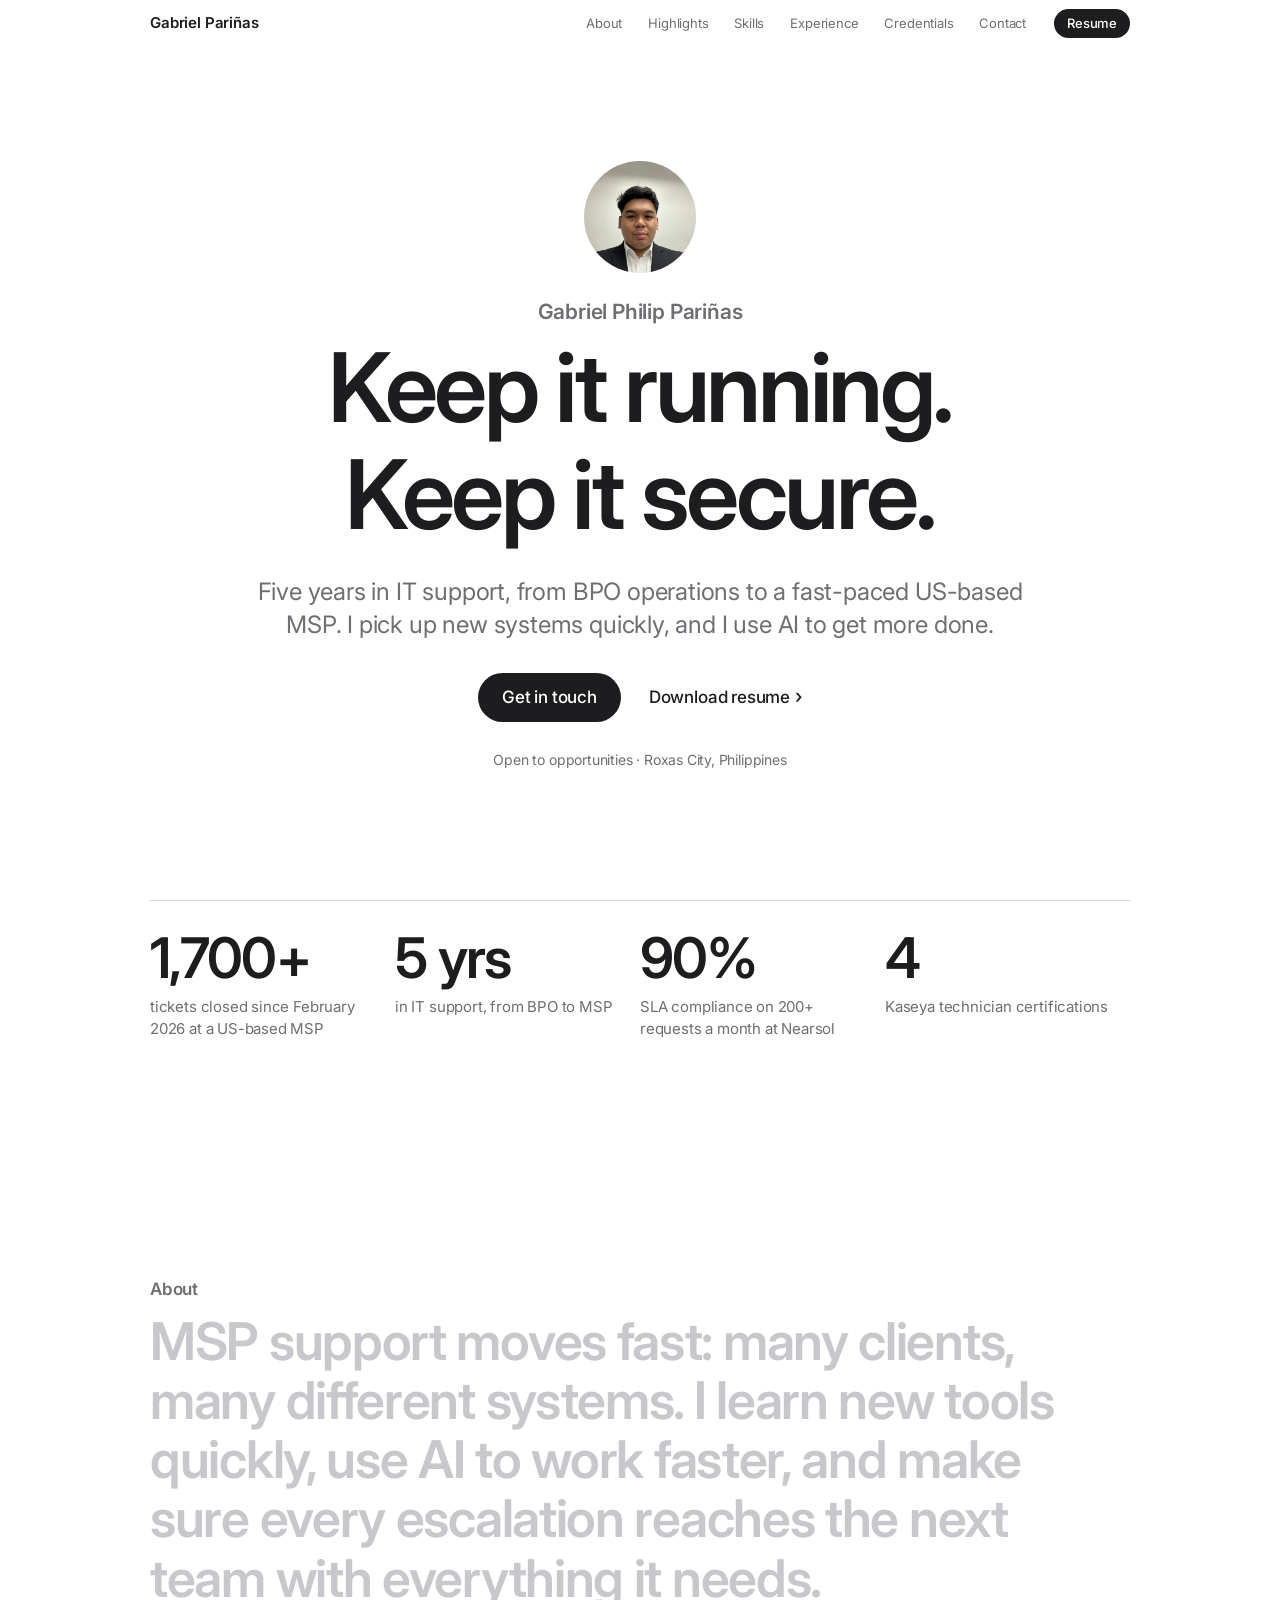
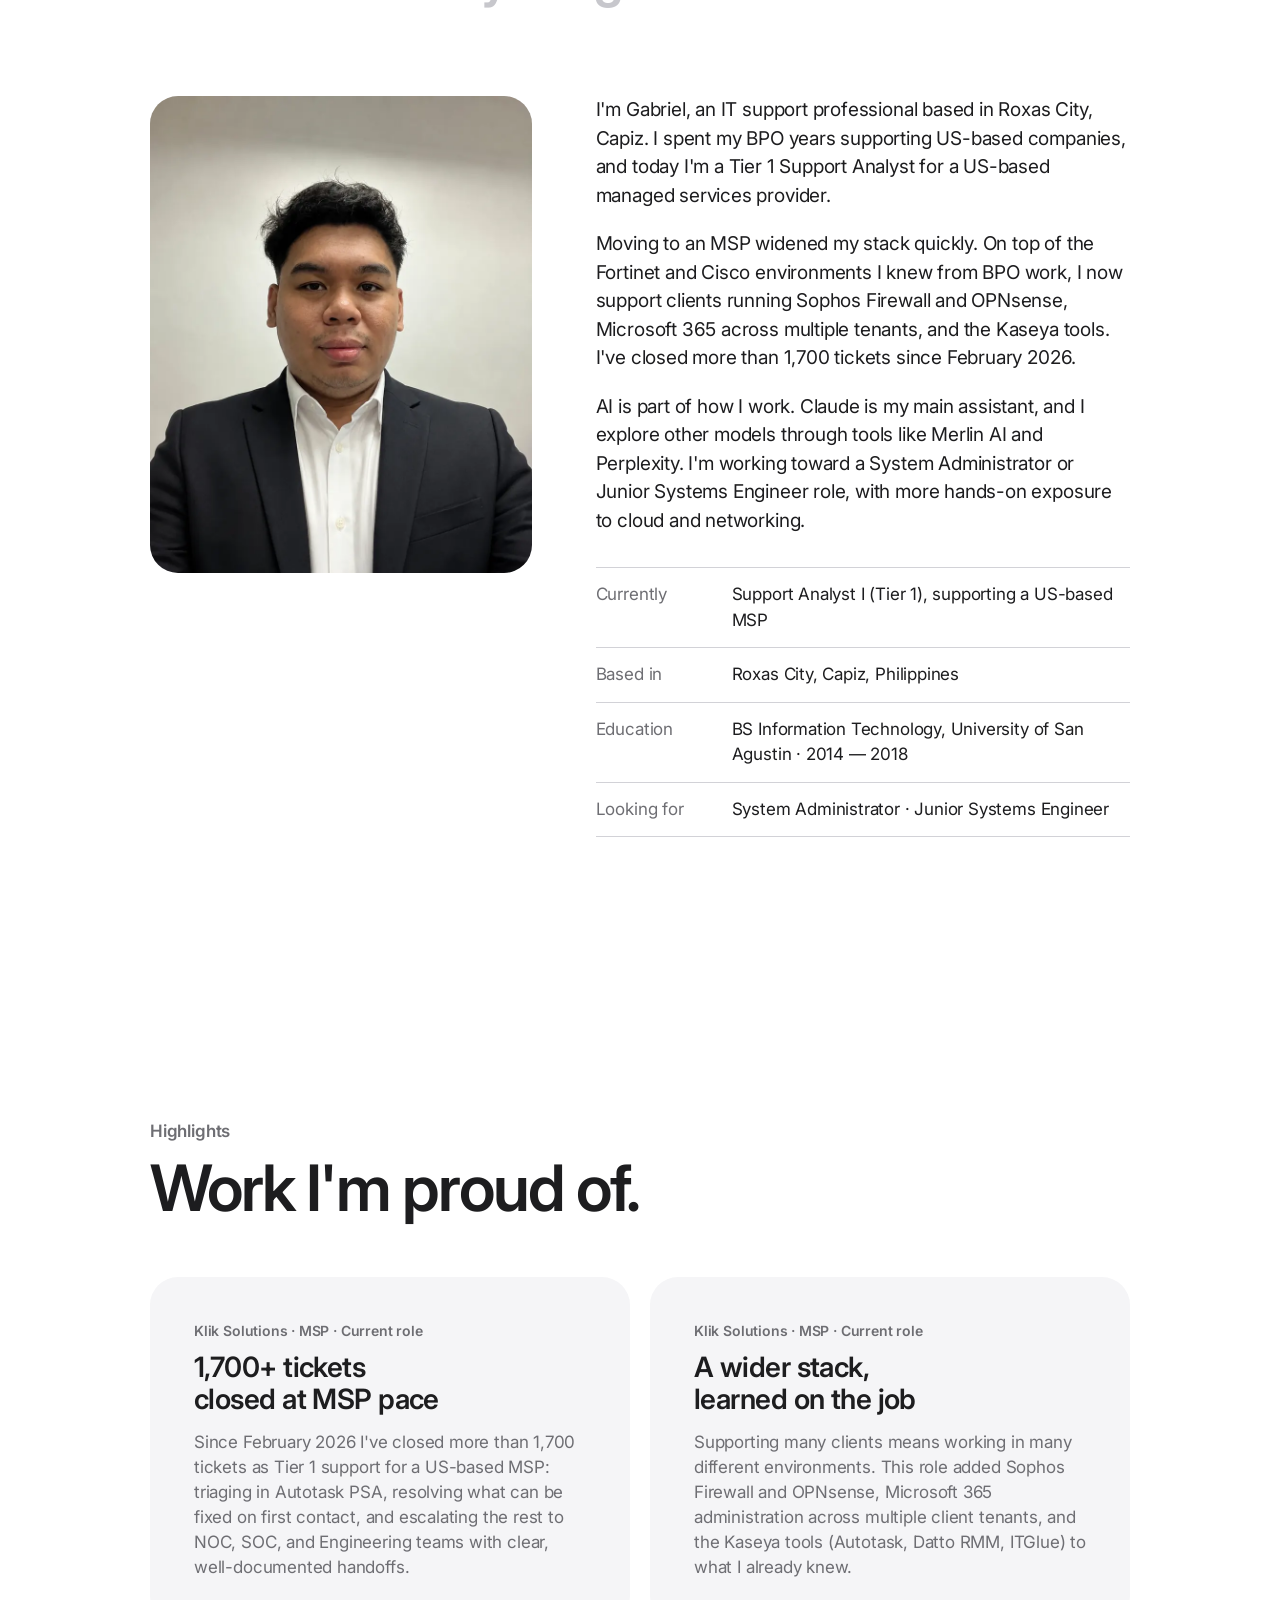
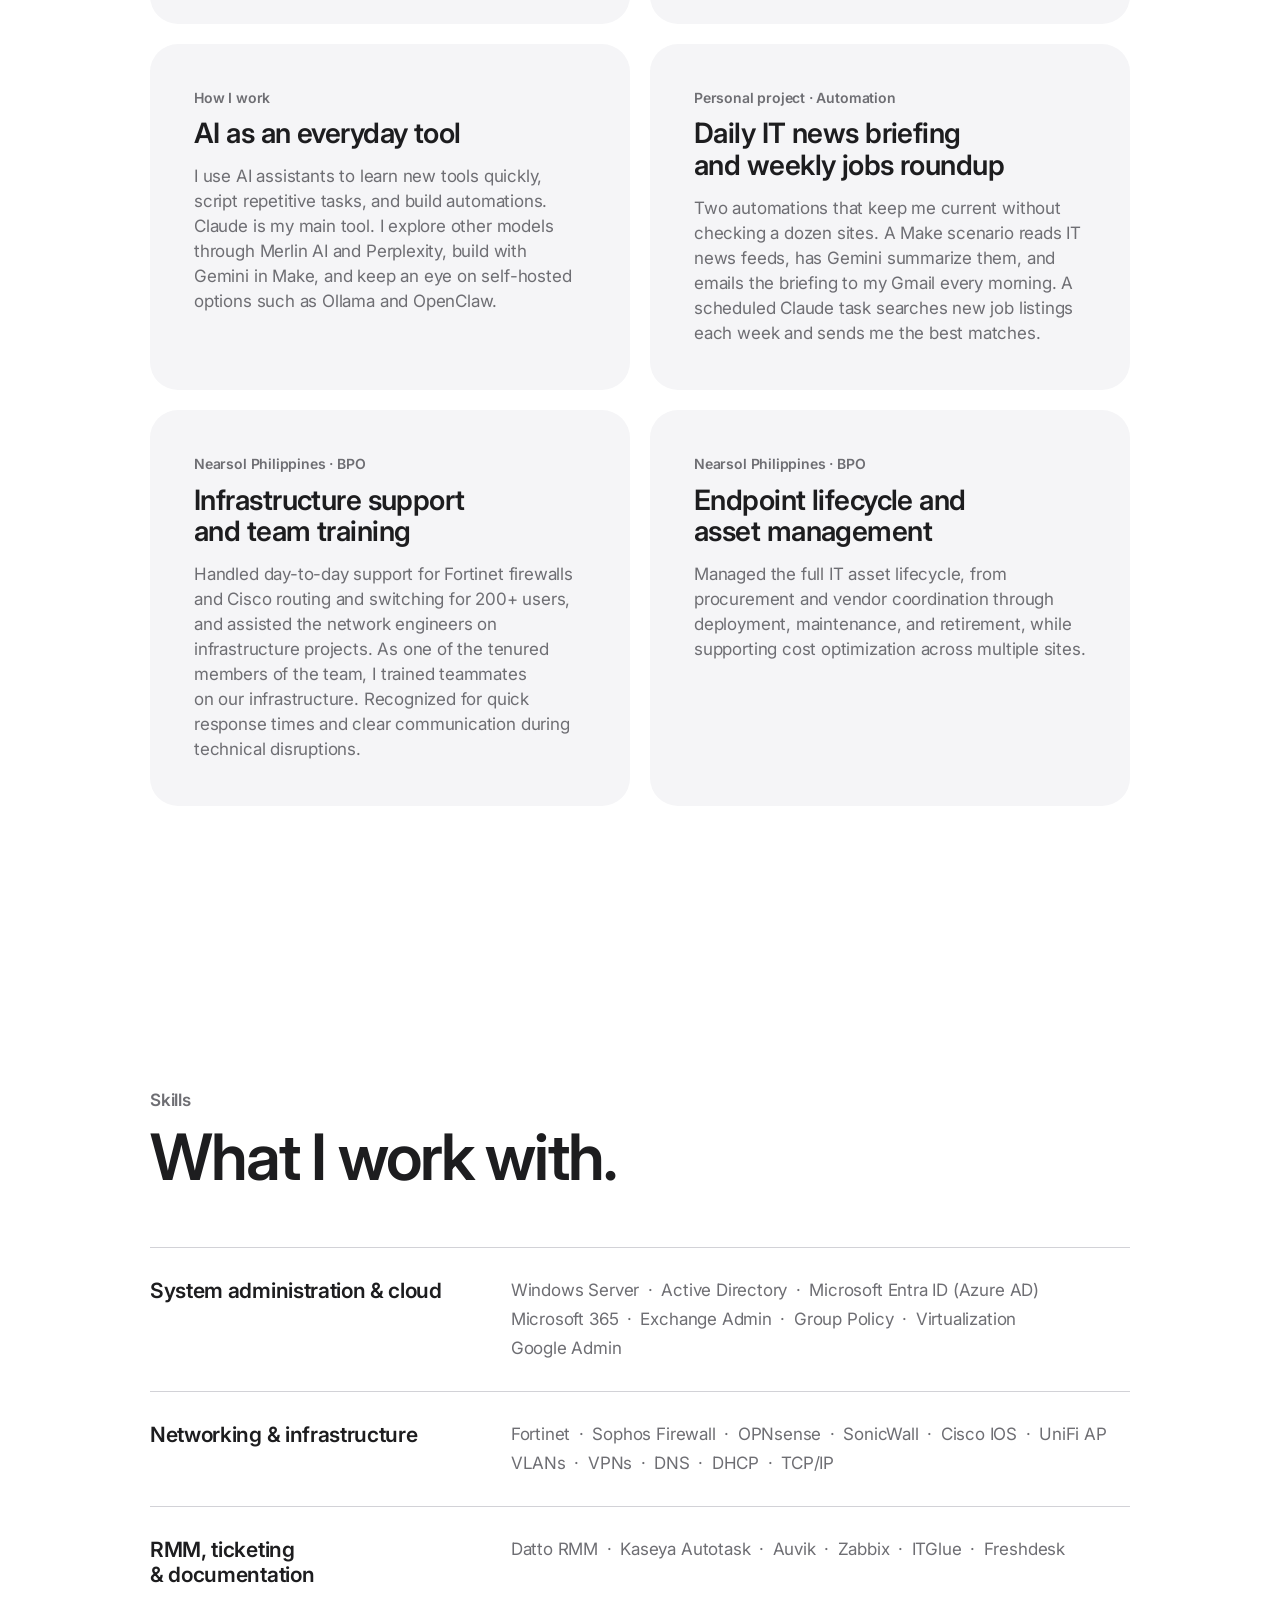
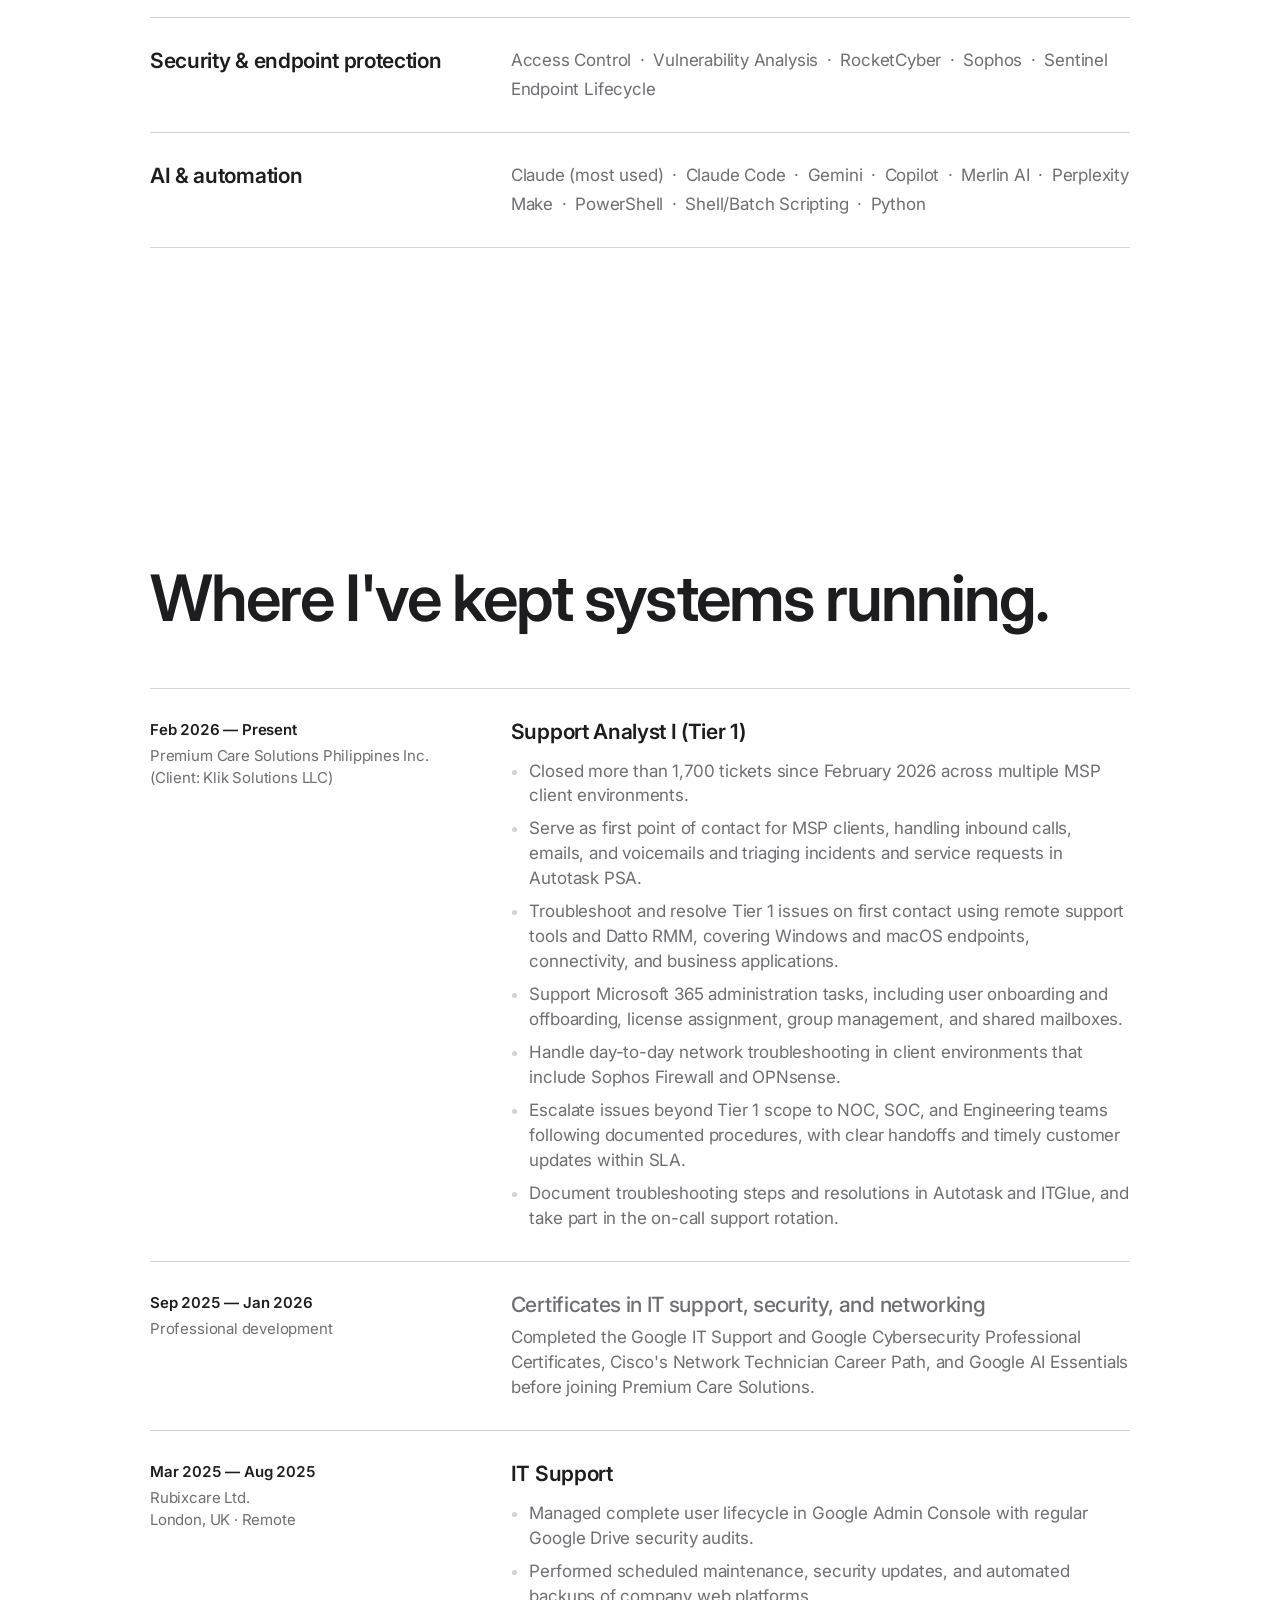
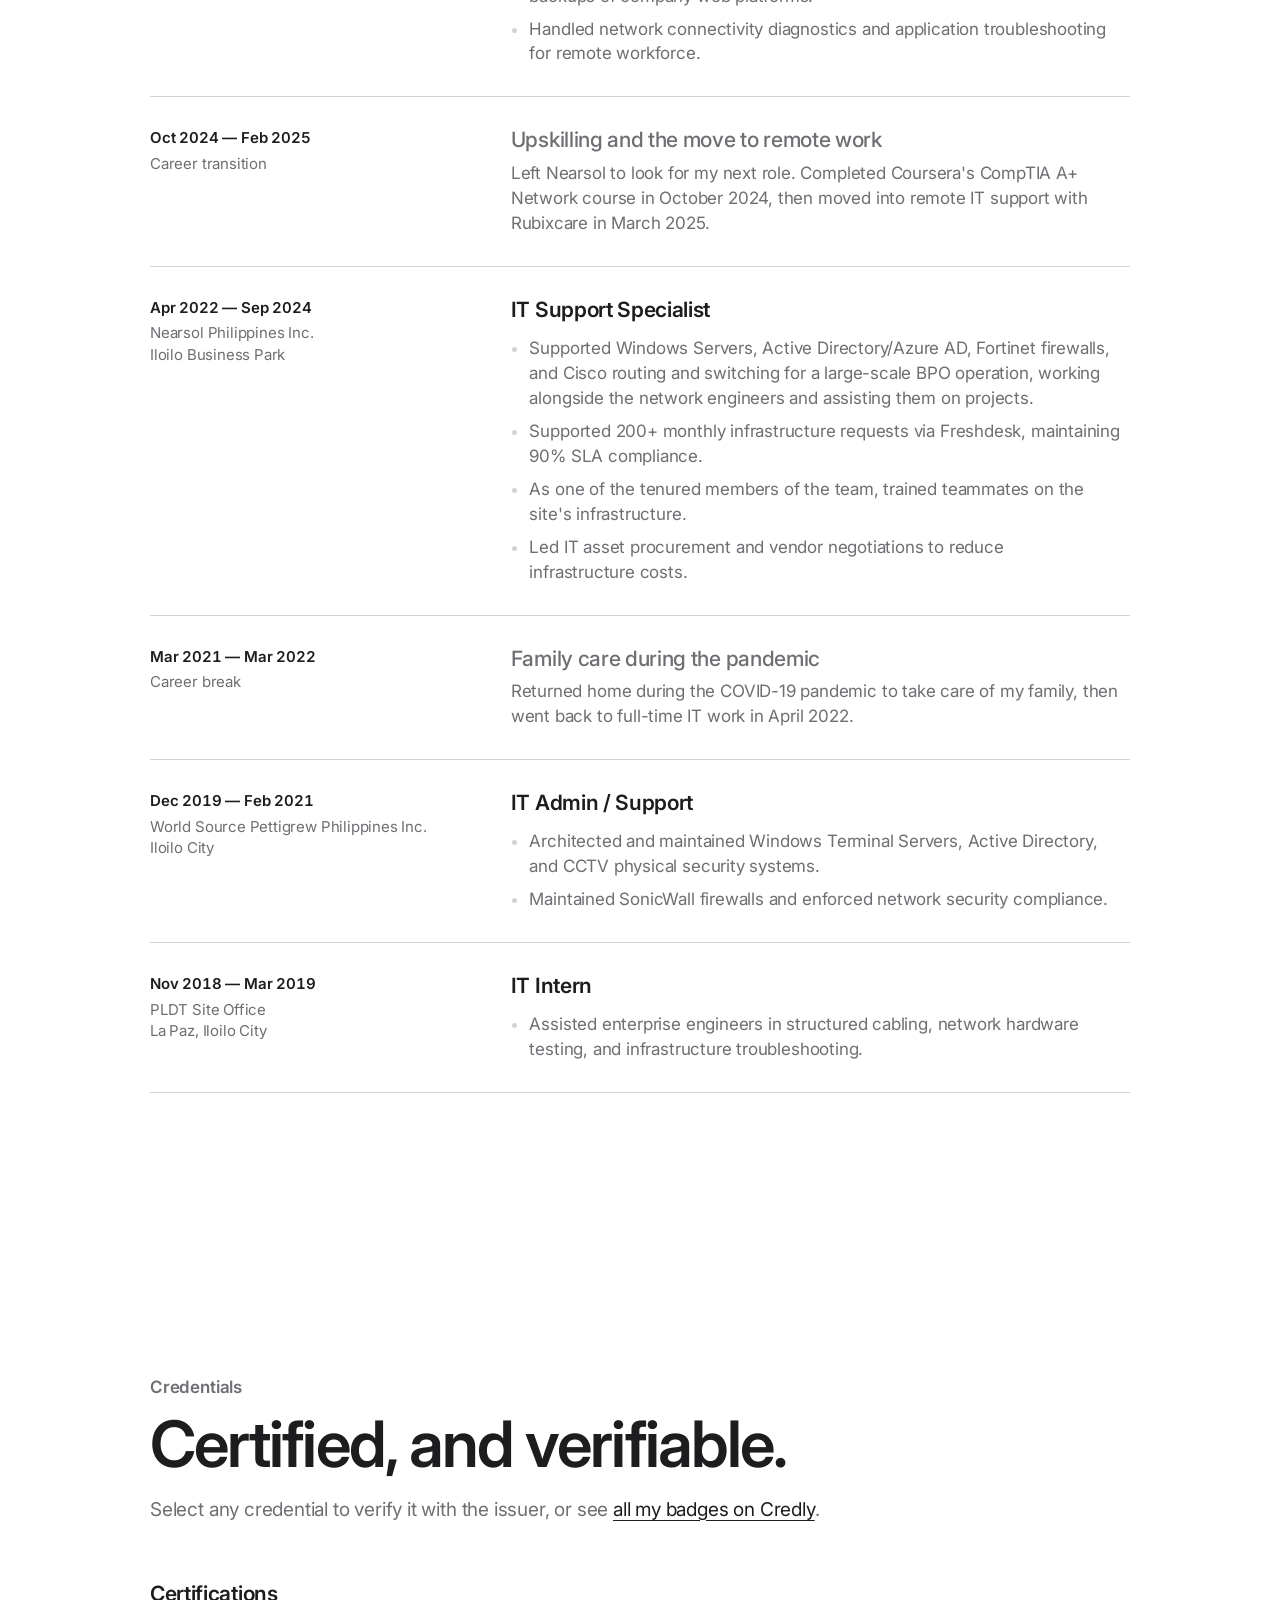
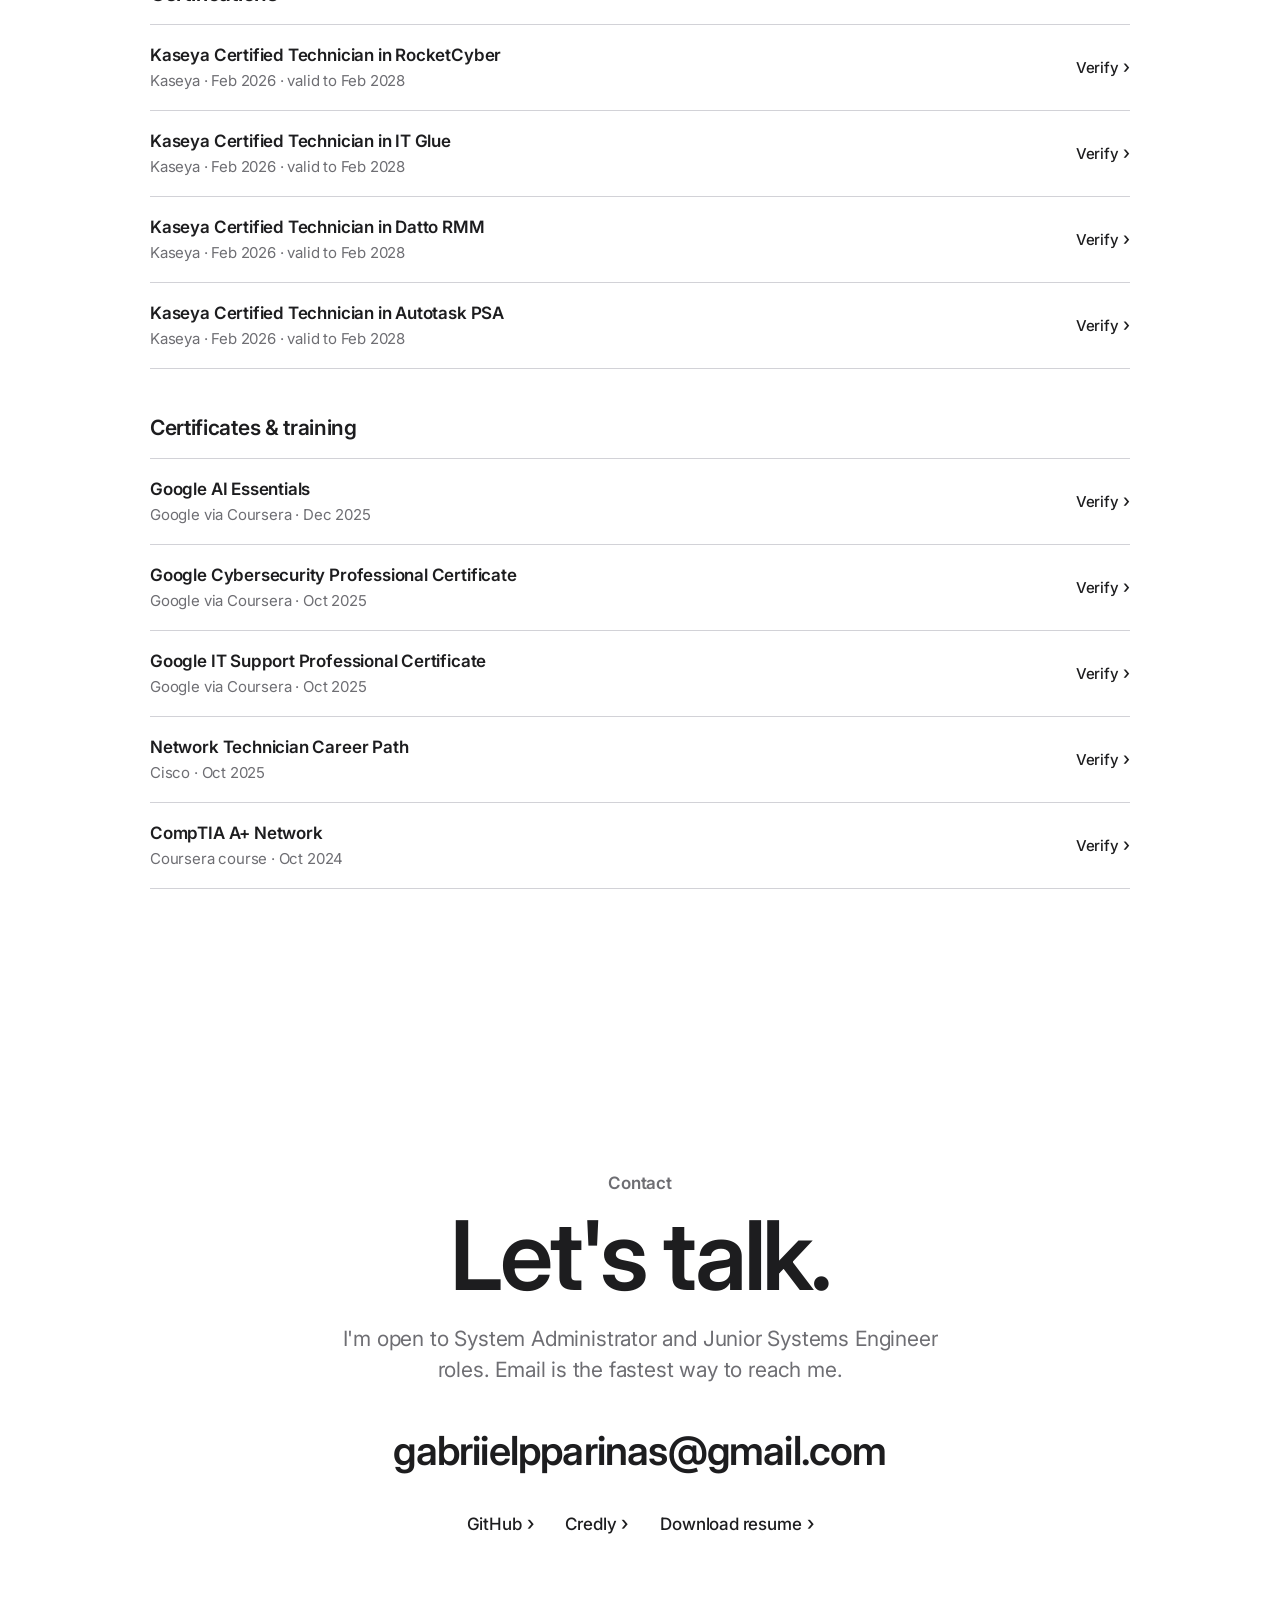
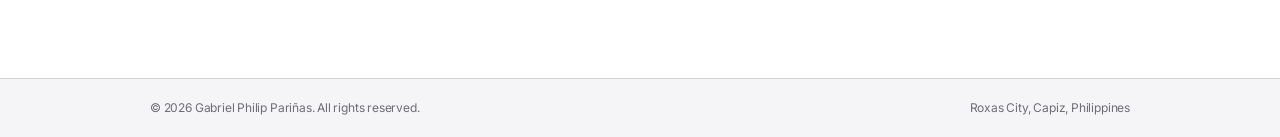
<file: index.html>
<!DOCTYPE html>
<html lang="en">
<head>
  <meta charset="UTF-8" />
  <meta name="viewport" content="width=device-width, initial-scale=1.0, viewport-fit=cover" />
  <!-- Light by default; dark only when the browser/device is set to dark. -->
  <meta name="color-scheme" content="light dark" />
  <meta name="theme-color" content="#ffffff" media="(prefers-color-scheme: light)" />
  <meta name="theme-color" content="#000000" media="(prefers-color-scheme: dark)" />
  <script>document.documentElement.classList.add('js');</script>

  <title>Gabriel Philip Pariñas — IT Support &amp; Infrastructure</title>
  <meta name="description" content="Tier 1 Support Analyst at a US-based MSP with five years in IT support across BPO, remote, and MSP roles: Microsoft 365, Active Directory, firewalls and networking, Kaseya tools, and AI-assisted automation. Based in Roxas City, Philippines." />
  <meta property="og:title" content="Gabriel Philip Pariñas — IT Portfolio" />
  <meta property="og:description" content="Tier 1 Support Analyst at a US-based MSP. Five years in IT support, from BPO to MSP. Based in Roxas City, Philippines." />
  <meta property="og:type" content="website" />
  <meta property="og:url" content="https://gpparinas.github.io/mywebsite/" />
  <meta property="og:image" content="https://gpparinas.github.io/mywebsite/og-image.png" />
  <meta property="og:image:width" content="1200" />
  <meta property="og:image:height" content="630" />
  <meta name="twitter:card" content="summary_large_image" />
  <link rel="canonical" href="https://gpparinas.github.io/mywebsite/" />
  <link rel="icon" href="favicon.svg" type="image/svg+xml" />

  <!-- Inter is the fallback where the system font (San Francisco) isn't available -->
  <link rel="preconnect" href="https://fonts.googleapis.com">
  <link rel="preconnect" href="https://fonts.gstatic.com" crossorigin>
  <link href="https://fonts.googleapis.com/css2?family=Inter:wght@400;500;600;700&display=swap" rel="stylesheet">

  <link rel="stylesheet" href="style.css" />
</head>
<body>

  <a href="#main-content" class="skip-link">Skip to main content</a>

  <!-- ===== NAV ===== -->
  <header class="nav" id="nav">
    <div class="nav-inner">
      <a class="nav-brand" href="#top">Gabriel Pariñas</a>

      <nav class="nav-links" id="navLinks" aria-label="Main navigation">
        <a href="#about">About</a>
        <a href="#highlights">Highlights</a>
        <a href="#skills">Skills</a>
        <a href="#experience">Experience</a>
        <a href="#credentials">Credentials</a>
        <a href="#contact">Contact</a>
      </nav>

      <a class="nav-cta" href="Gabriel-Philip-Parinas-CV.pdf" download>Resume</a>

      <button class="nav-toggle" id="navToggle" type="button" aria-label="Open menu" aria-expanded="false" aria-controls="navLinks">
        <span></span><span></span>
      </button>
    </div>
  </header>

  <main id="main-content">

    <!-- ===== HERO ===== -->
    <section class="hero" id="top">
      <div class="hero-inner">
        <img class="hero-avatar" src="photo.webp" alt="Gabriel Philip Pariñas" width="112" height="112">
        <p class="hero-eyebrow">Gabriel Philip Pariñas</p>
        <h1 class="hero-title">
          <span class="line"><span>Keep it running.</span></span>
          <span class="line"><span>Keep it secure.</span></span>
        </h1>
        <p class="hero-sub">
          Five years in IT support, from BPO operations to a fast-paced US-based MSP.
          I pick up new systems quickly, and I use AI to get more done.
        </p>
        <div class="hero-actions">
          <a class="btn" href="#contact">Get in touch</a>
          <a class="link-arrow" href="Gabriel-Philip-Parinas-CV.pdf" download>Download resume</a>
        </div>
        <p class="hero-note">Open to opportunities · Roxas City, Philippines</p>
      </div>
    </section>

    <!-- ===== NUMBERS ===== -->
    <section class="stats" aria-label="At a glance">
      <div class="container">
        <dl class="stats-grid">
          <div data-reveal><dt>1,700+</dt><dd>tickets closed since February 2026 at a US-based MSP</dd></div>
          <div data-reveal><dt>5 yrs</dt><dd>in IT support, from BPO to MSP</dd></div>
          <div data-reveal><dt>90%</dt><dd>SLA compliance on 200+ requests a month at Nearsol</dd></div>
          <div data-reveal><dt>4</dt><dd>Kaseya technician certifications</dd></div>
        </dl>
      </div>
    </section>

    <!-- ===== ABOUT ===== -->
    <section class="section" id="about">
      <div class="container">
        <p class="eyebrow" data-reveal>About</p>
        <p class="statement" id="statement">
          MSP support moves fast: many clients, many different systems. I learn new tools quickly, use AI to work
          faster, and make sure every escalation reaches the next team with everything it needs.
        </p>

        <div class="about-grid">
          <figure class="about-photo" data-reveal>
            <img src="photo-800.webp" alt="Gabriel Philip Pariñas — professional headshot" width="800" height="1067" loading="lazy">
          </figure>
          <div class="about-body">
            <p data-reveal>
              I'm Gabriel, an IT support professional based in Roxas City, Capiz. I spent my BPO years supporting
              US-based companies, and today I'm a Tier 1 Support Analyst for a US-based managed services provider.
            </p>
            <p data-reveal>
              Moving to an MSP widened my stack quickly. On top of the Fortinet and Cisco environments I knew from BPO
              work, I now support clients running Sophos Firewall and OPNsense, Microsoft 365 across multiple tenants,
              and the Kaseya tools. I've closed more than 1,700 tickets since February 2026.
            </p>
            <p data-reveal>
              AI is part of how I work. Claude is my main assistant, and I explore other models through tools like
              Merlin AI and Perplexity. I'm working toward a System Administrator or Junior Systems Engineer role,
              with more hands-on exposure to cloud and networking.
            </p>
            <dl class="facts" data-reveal>
              <div><dt>Currently</dt><dd>Support Analyst I (Tier 1), supporting a US-based MSP</dd></div>
              <div><dt>Based in</dt><dd>Roxas City, Capiz, Philippines</dd></div>
              <div><dt>Education</dt><dd>BS Information Technology, University of San Agustin · 2014 — 2018</dd></div>
              <div><dt>Looking for</dt><dd>System Administrator · Junior Systems Engineer</dd></div>
            </dl>
          </div>
        </div>
      </div>
    </section>

    <!-- ===== WORK HIGHLIGHTS ===== -->
    <section class="section" id="highlights">
      <div class="container">
        <p class="eyebrow" data-reveal>Highlights</p>
        <h2 class="section-title" data-reveal>Work I'm proud of.</h2>

        <div class="tiles">
          <article class="tile" data-reveal>
            <p class="tile-kicker">Klik Solutions · MSP · Current role</p>
            <h3>1,700+ tickets closed at MSP pace</h3>
            <p>
              Since February 2026 I've closed more than 1,700 tickets as Tier 1 support for a US-based MSP: triaging in
              Autotask PSA, resolving what can be fixed on first contact, and escalating the rest to NOC, SOC, and
              Engineering teams with clear, well-documented handoffs.
            </p>
          </article>

          <article class="tile" data-reveal>
            <p class="tile-kicker">Klik Solutions · MSP · Current role</p>
            <h3>A wider stack, learned on the job</h3>
            <p>
              Supporting many clients means working in many different environments. This role added Sophos Firewall and
              OPNsense, Microsoft 365 administration across multiple client tenants, and the Kaseya tools
              (Autotask, Datto RMM, ITGlue) to what I already knew.
            </p>
          </article>

          <article class="tile" data-reveal>
            <p class="tile-kicker">How I work</p>
            <h3>AI as an everyday tool</h3>
            <p>
              I use AI assistants to learn new tools quickly, script repetitive tasks, and build automations.
              Claude is my main tool. I explore other models through Merlin AI and Perplexity, build with Gemini
              in Make, and keep an eye on self-hosted options such as Ollama and OpenClaw.
            </p>
          </article>

          <article class="tile" data-reveal>
            <p class="tile-kicker">Personal project · Automation</p>
            <h3>Daily IT news briefing and weekly jobs roundup</h3>
            <p>
              Two automations that keep me current without checking a dozen sites. A Make scenario reads IT news feeds,
              has Gemini summarize them, and emails the briefing to my Gmail every morning. A scheduled Claude task
              searches new job listings each week and sends me the best matches.
            </p>
          </article>

          <article class="tile" data-reveal>
            <p class="tile-kicker">Nearsol Philippines · BPO</p>
            <h3>Infrastructure support and team training</h3>
            <p>
              Handled day-to-day support for Fortinet firewalls and Cisco routing and switching for 200+ users, and
              assisted the network engineers on infrastructure projects. As one of the tenured members of the team,
              I trained teammates on our infrastructure. Recognized for quick response times and clear communication
              during technical disruptions.
            </p>
          </article>

          <article class="tile" data-reveal>
            <p class="tile-kicker">Nearsol Philippines · BPO</p>
            <h3>Endpoint lifecycle and asset management</h3>
            <p>
              Managed the full IT asset lifecycle, from procurement and vendor coordination through deployment,
              maintenance, and retirement, while supporting cost optimization across multiple sites.
            </p>
          </article>
        </div>
      </div>
    </section>

    <!-- ===== SKILLS ===== -->
    <section class="section" id="skills">
      <div class="container">
        <p class="eyebrow" data-reveal>Skills</p>
        <h2 class="section-title" data-reveal>What I work with.</h2>

        <div class="rows">
          <div class="row" data-reveal>
            <h3>System administration &amp; cloud</h3>
            <ul class="inline-list" role="list">
              <li>Windows Server</li><li>Active Directory</li><li>Microsoft Entra ID (Azure AD)</li><li>Microsoft 365</li>
              <li>Exchange Admin</li><li>Group Policy</li><li>Virtualization</li><li>Google Admin</li>
            </ul>
          </div>
          <div class="row" data-reveal>
            <h3>Networking &amp; infrastructure</h3>
            <ul class="inline-list" role="list">
              <li>Fortinet</li><li>Sophos Firewall</li><li>OPNsense</li><li>SonicWall</li><li>Cisco IOS</li>
              <li>UniFi AP</li><li>VLANs</li><li>VPNs</li><li>DNS</li><li>DHCP</li><li>TCP/IP</li>
            </ul>
          </div>
          <div class="row" data-reveal>
            <h3>RMM, ticketing &amp; documentation</h3>
            <ul class="inline-list" role="list">
              <li>Datto RMM</li><li>Kaseya Autotask</li><li>Auvik</li><li>Zabbix</li>
              <li>ITGlue</li><li>Freshdesk</li>
            </ul>
          </div>
          <div class="row" data-reveal>
            <h3>Security &amp; endpoint protection</h3>
            <ul class="inline-list" role="list">
              <li>Access Control</li><li>Vulnerability Analysis</li><li>RocketCyber</li>
              <li>Sophos</li><li>Sentinel</li><li>Endpoint Lifecycle</li>
            </ul>
          </div>
          <div class="row" data-reveal>
            <h3>AI &amp; automation</h3>
            <ul class="inline-list" role="list">
              <li>Claude (most used)</li><li>Claude Code</li><li>Gemini</li><li>Copilot</li>
              <li>Merlin AI</li><li>Perplexity</li><li>Make</li><li>PowerShell</li><li>Shell/Batch Scripting</li><li>Python</li>
            </ul>
          </div>
        </div>
      </div>
    </section>

    <!-- ===== EXPERIENCE ===== -->
    <section class="section" id="experience">
      <div class="container">
        <p class="eyebrow" data-reveal>Experience</p>
        <h2 class="section-title" data-reveal>Where I've kept systems running.</h2>

        <div class="rows">

          <article class="row" data-reveal>
            <div class="row-meta">
              <p class="period">Feb 2026 — Present</p>
              <p>Premium Care Solutions Philippines Inc.<br>(Client: Klik Solutions LLC)</p>
            </div>
            <div>
              <h3>Support Analyst I (Tier 1)</h3>
              <ul class="points">
                <li>Closed more than 1,700 tickets since February 2026 across multiple MSP client environments.</li>
                <li>Serve as first point of contact for MSP clients, handling inbound calls, emails, and voicemails and triaging incidents and service requests in Autotask PSA.</li>
                <li>Troubleshoot and resolve Tier 1 issues on first contact using remote support tools and Datto RMM, covering Windows and macOS endpoints, connectivity, and business applications.</li>
                <li>Support Microsoft 365 administration tasks, including user onboarding and offboarding, license assignment, group management, and shared mailboxes.</li>
                <li>Handle day-to-day network troubleshooting in client environments that include Sophos Firewall and OPNsense.</li>
                <li>Escalate issues beyond Tier 1 scope to NOC, SOC, and Engineering teams following documented procedures, with clear handoffs and timely customer updates within SLA.</li>
                <li>Document troubleshooting steps and resolutions in Autotask and ITGlue, and take part in the on-call support rotation.</li>
              </ul>
            </div>
          </article>

          <article class="row row--quiet" data-reveal>
            <div class="row-meta">
              <p class="period">Sep 2025 — Jan 2026</p>
              <p>Professional development</p>
            </div>
            <div>
              <h3>Certificates in IT support, security, and networking</h3>
              <p class="row-note">Completed the Google IT Support and Google Cybersecurity Professional Certificates, Cisco's Network Technician Career Path, and Google AI Essentials before joining Premium Care Solutions.</p>
            </div>
          </article>

          <article class="row" data-reveal>
            <div class="row-meta">
              <p class="period">Mar 2025 — Aug 2025</p>
              <p>Rubixcare Ltd.<br>London, UK · Remote</p>
            </div>
            <div>
              <h3>IT Support</h3>
              <ul class="points">
                <li>Managed complete user lifecycle in Google Admin Console with regular Google Drive security audits.</li>
                <li>Performed scheduled maintenance, security updates, and automated backups of company web platforms.</li>
                <li>Handled network connectivity diagnostics and application troubleshooting for remote workforce.</li>
              </ul>
            </div>
          </article>

          <article class="row row--quiet" data-reveal>
            <div class="row-meta">
              <p class="period">Oct 2024 — Feb 2025</p>
              <p>Career transition</p>
            </div>
            <div>
              <h3>Upskilling and the move to remote work</h3>
              <p class="row-note">Left Nearsol to look for my next role. Completed Coursera's CompTIA A+ Network course in October 2024, then moved into remote IT support with Rubixcare in March 2025.</p>
            </div>
          </article>

          <article class="row" data-reveal>
            <div class="row-meta">
              <p class="period">Apr 2022 — Sep 2024</p>
              <p>Nearsol Philippines Inc.<br>Iloilo Business Park</p>
            </div>
            <div>
              <h3>IT Support Specialist</h3>
              <ul class="points">
                <li>Supported Windows Servers, Active Directory/Azure AD, Fortinet firewalls, and Cisco routing and switching for a large-scale BPO operation, working alongside the network engineers and assisting them on projects.</li>
                <li>Supported 200+ monthly infrastructure requests via Freshdesk, maintaining 90% SLA compliance.</li>
                <li>As one of the tenured members of the team, trained teammates on the site's infrastructure.</li>
                <li>Led IT asset procurement and vendor negotiations to reduce infrastructure costs.</li>
              </ul>
            </div>
          </article>

          <article class="row row--quiet" data-reveal>
            <div class="row-meta">
              <p class="period">Mar 2021 — Mar 2022</p>
              <p>Career break</p>
            </div>
            <div>
              <h3>Family care during the pandemic</h3>
              <p class="row-note">Returned home during the COVID-19 pandemic to take care of my family, then went back to full-time IT work in April 2022.</p>
            </div>
          </article>

          <article class="row" data-reveal>
            <div class="row-meta">
              <p class="period">Dec 2019 — Feb 2021</p>
              <p>World Source Pettigrew Philippines Inc.<br>Iloilo City</p>
            </div>
            <div>
              <h3>IT Admin / Support</h3>
              <ul class="points">
                <li>Architected and maintained Windows Terminal Servers, Active Directory, and CCTV physical security systems.</li>
                <li>Maintained SonicWall firewalls and enforced network security compliance.</li>
              </ul>
            </div>
          </article>

          <article class="row" data-reveal>
            <div class="row-meta">
              <p class="period">Nov 2018 — Mar 2019</p>
              <p>PLDT Site Office<br>La Paz, Iloilo City</p>
            </div>
            <div>
              <h3>IT Intern</h3>
              <ul class="points">
                <li>Assisted enterprise engineers in structured cabling, network hardware testing, and infrastructure troubleshooting.</li>
              </ul>
            </div>
          </article>

        </div>
      </div>
    </section>

    <!-- ===== CREDENTIALS ===== -->
    <section class="section" id="credentials">
      <div class="container">
        <p class="eyebrow" data-reveal>Credentials</p>
        <h2 class="section-title" data-reveal>Certified, and verifiable.</h2>
        <p class="section-lede" data-reveal>
          Select any credential to verify it with the issuer, or see
          <a class="text-link" href="https://www.credly.com/users/gpparinas" target="_blank" rel="noopener noreferrer">all my badges on Credly</a>.
        </p>

        <h3 class="list-title" data-reveal>Certifications</h3>
        <ul class="cred-list" role="list">
          <li data-reveal><a class="cred" href="https://app.diplomasafe.com/en-US/certificates/d7c1ae816c19d510cd18836e0442e32caf31108b8" target="_blank" rel="noopener noreferrer">
            <span class="cred-name">Kaseya Certified Technician in RocketCyber</span>
            <span class="cred-meta">Kaseya · Feb 2026 · valid to Feb 2028</span>
            <span class="cred-go">Verify</span></a></li>
          <li data-reveal><a class="cred" href="https://app.diplomasafe.com/en-US/certificates/d79d9af119d949af4ffd5b22a1cf56f7e54c7429c" target="_blank" rel="noopener noreferrer">
            <span class="cred-name">Kaseya Certified Technician in IT Glue</span>
            <span class="cred-meta">Kaseya · Feb 2026 · valid to Feb 2028</span>
            <span class="cred-go">Verify</span></a></li>
          <li data-reveal><a class="cred" href="https://app.diplomasafe.com/en-US/certificates/d093d3bbf2e25175eed5eedef5c2a2c124f1bf205" target="_blank" rel="noopener noreferrer">
            <span class="cred-name">Kaseya Certified Technician in Datto RMM</span>
            <span class="cred-meta">Kaseya · Feb 2026 · valid to Feb 2028</span>
            <span class="cred-go">Verify</span></a></li>
          <li data-reveal><a class="cred" href="https://app.diplomasafe.com/en-US/certificates/d05b339048303e9e617b6e0ec5387c5dd901565c7" target="_blank" rel="noopener noreferrer">
            <span class="cred-name">Kaseya Certified Technician in Autotask PSA</span>
            <span class="cred-meta">Kaseya · Feb 2026 · valid to Feb 2028</span>
            <span class="cred-go">Verify</span></a></li>
        </ul>

        <h3 class="list-title" data-reveal>Certificates &amp; training</h3>
        <ul class="cred-list" role="list">
          <li data-reveal><a class="cred" href="https://www.credly.com/badges/5232d492-48cb-4a36-be68-636badd63b53" target="_blank" rel="noopener noreferrer">
            <span class="cred-name">Google AI Essentials</span>
            <span class="cred-meta">Google via Coursera · Dec 2025</span>
            <span class="cred-go">Verify</span></a></li>
          <li data-reveal><a class="cred" href="https://www.credly.com/badges/c87fa725-dc87-40db-a001-bb7aaf8d7a9a" target="_blank" rel="noopener noreferrer">
            <span class="cred-name">Google Cybersecurity Professional Certificate</span>
            <span class="cred-meta">Google via Coursera · Oct 2025</span>
            <span class="cred-go">Verify</span></a></li>
          <li data-reveal><a class="cred" href="https://www.credly.com/badges/95ebce15-c2f6-400b-b5e6-38e9d2bca5fd" target="_blank" rel="noopener noreferrer">
            <span class="cred-name">Google IT Support Professional Certificate</span>
            <span class="cred-meta">Google via Coursera · Oct 2025</span>
            <span class="cred-go">Verify</span></a></li>
          <li data-reveal><a class="cred" href="https://www.credly.com/badges/42430fe3-65b2-4432-b512-94fb41e7809b" target="_blank" rel="noopener noreferrer">
            <span class="cred-name">Network Technician Career Path</span>
            <span class="cred-meta">Cisco · Oct 2025</span>
            <span class="cred-go">Verify</span></a></li>
          <li data-reveal><a class="cred" href="https://www.coursera.org/account/accomplishments/verify/L04YSR7S4PM7" target="_blank" rel="noopener noreferrer">
            <span class="cred-name">CompTIA A+ Network</span>
            <span class="cred-meta">Coursera course · Oct 2024</span>
            <span class="cred-go">Verify</span></a></li>
        </ul>
      </div>
    </section>

    <!-- ===== CONTACT ===== -->
    <section class="section contact" id="contact">
      <div class="container">
        <p class="eyebrow" data-reveal>Contact</p>
        <h2 class="contact-title" data-reveal>Let's talk.</h2>
        <p class="contact-lede" data-reveal>
          I'm open to System Administrator and Junior Systems Engineer roles.
          Email is the fastest way to reach me.
        </p>
        <p data-reveal><a class="contact-email" href="mailto:gabriielpparinas@gmail.com">gabriielpparinas@gmail.com</a></p>
        <div class="contact-links" data-reveal>
          <a class="link-arrow" href="https://github.com/gpparinas" target="_blank" rel="noopener noreferrer">GitHub</a>
          <a class="link-arrow" href="https://www.credly.com/users/gpparinas" target="_blank" rel="noopener noreferrer">Credly</a>
          <a class="link-arrow" href="Gabriel-Philip-Parinas-CV.pdf" download>Download resume</a>
        </div>
      </div>
    </section>

  </main>

  <!-- ===== FOOTER ===== -->
  <footer class="footer">
    <div class="container footer-inner">
      <span>&copy; 2026 Gabriel Philip Pariñas. All rights reserved.</span>
      <span>Roxas City, Capiz, Philippines</span>
    </div>
  </footer>

  <script src="script.js" defer></script>
</body>
</html>
</file>
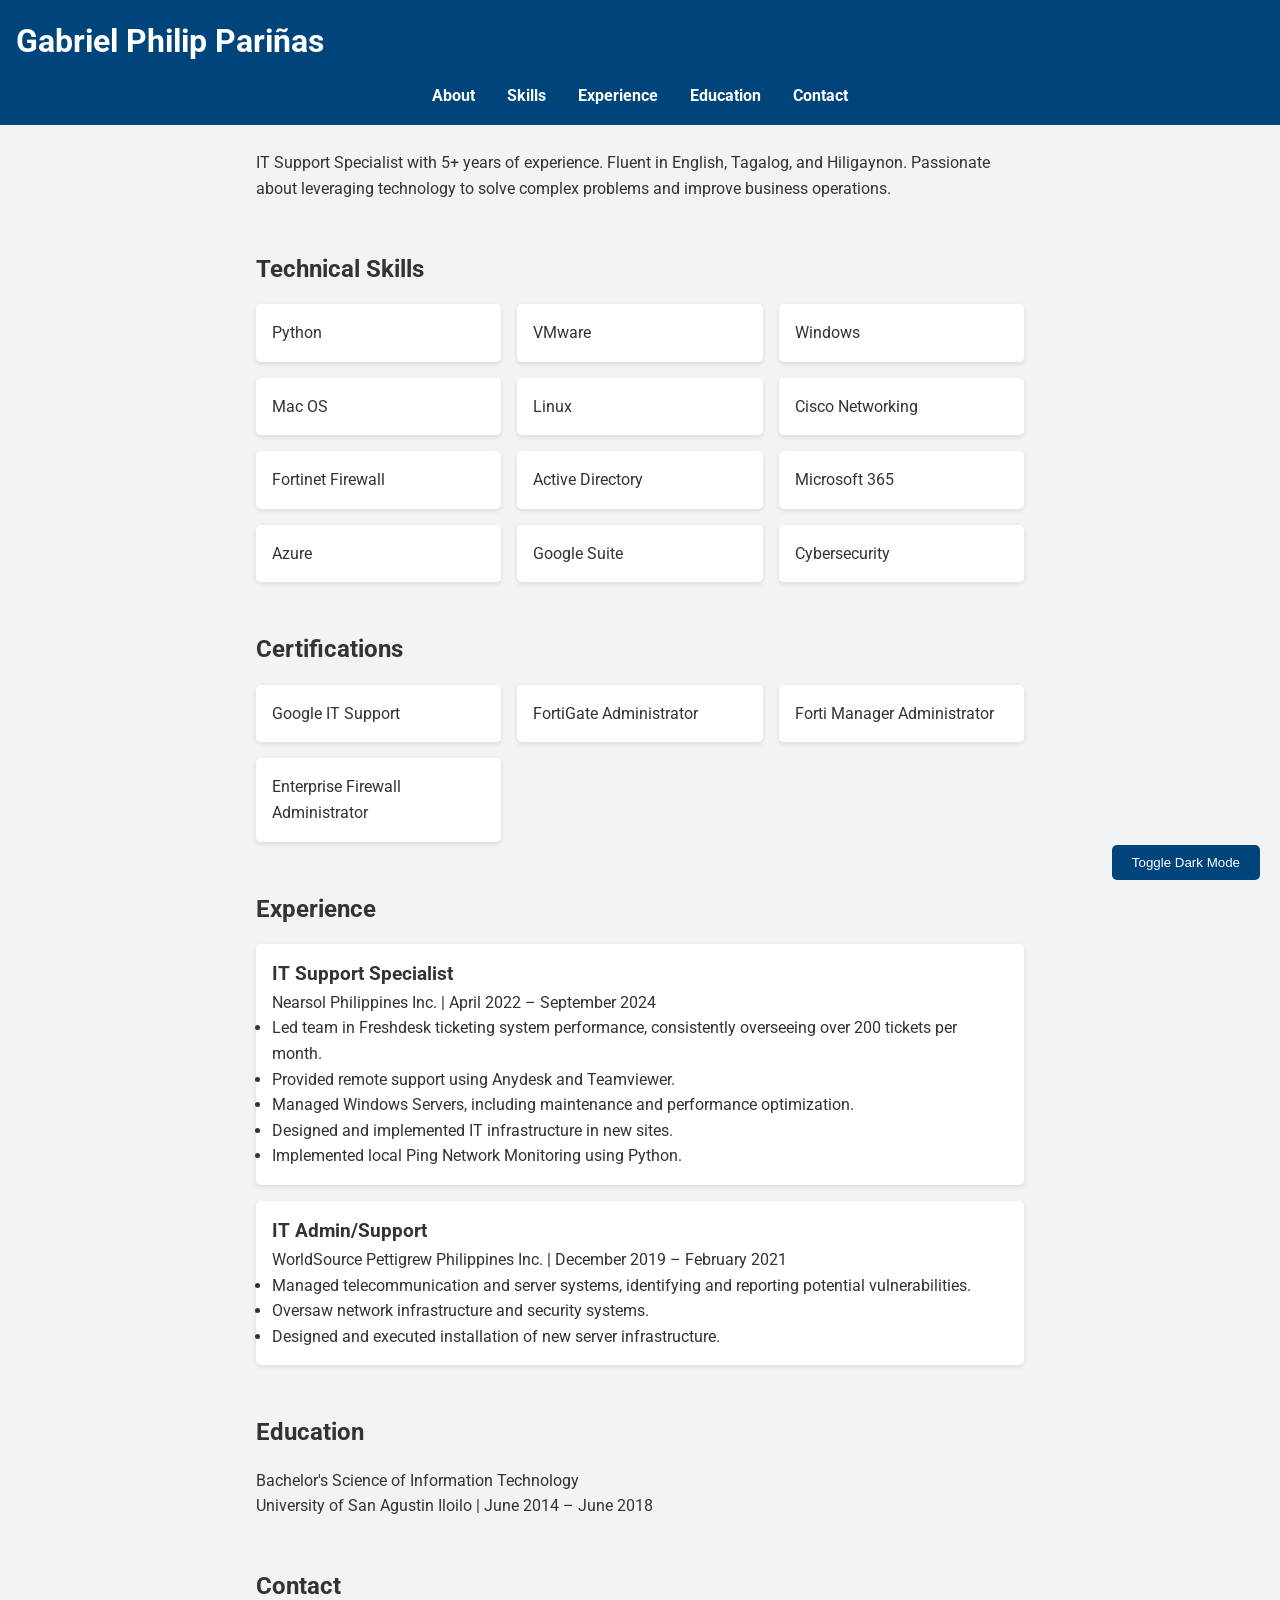
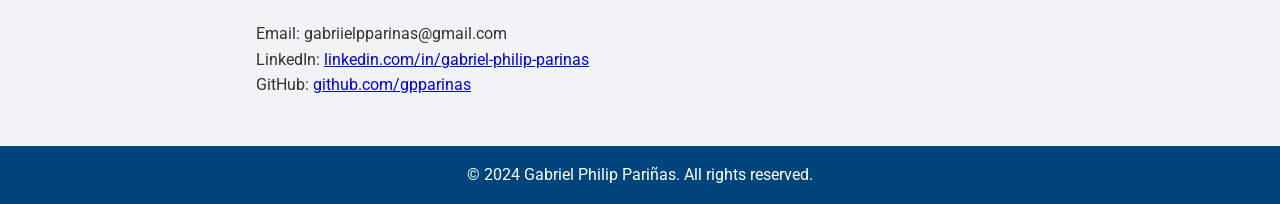
<file: GPP Website.html>
<!DOCTYPE html>
<html lang="en">
<head>
    <meta charset="UTF-8">
    <meta name="viewport" content="width=device-width, initial-scale=1.0">
    <title>Gabriel Philip Pariñas - IT Support Specialist</title>
    <link href="https://fonts.googleapis.com/css2?family=Roboto:wght@300;400;700&display=swap" rel="stylesheet">
    <style>
        :root {
            --primary-color: #00447c;
            --background-color: #f2f3f4;
            --text-color: #333;
        }

        * {
            margin: 0;
            padding: 0;
            box-sizing: border-box;
        }

        body {
            font-family: 'Roboto', sans-serif;
            line-height: 1.6;
            color: var(--text-color);
            background-color: var(--background-color);
            transition: background-color 0.3s ease;
        }

        header {
            background-color: var(--primary-color);
            color: white;
            padding: 1rem;
            position: fixed;
            width: 100%;
            top: 0;
            z-index: 1000;
        }

        nav ul {
            display: flex;
            justify-content: center;
            list-style-type: none;
        }

        nav ul li {
            margin: 0 1rem;
        }

        nav ul li a {
            color: white;
            text-decoration: none;
            font-weight: bold;
            transition: opacity 0.3s ease;
        }

        nav ul li a:hover {
            opacity: 0.8;
        }

        main {
            max-width: 800px;
            margin: 6rem auto 2rem;
            padding: 0 1rem;
        }

        section {
            margin-bottom: 3rem;
            opacity: 0;
            transform: translateY(20px);
            transition: opacity 0.5s ease, transform 0.5s ease;
        }

        section.visible {
            opacity: 1;
            transform: translateY(0);
        }

        h1, h2 {
            margin-bottom: 1rem;
        }

        .skill-list, .experience-list, .certification-list {
            display: grid;
            grid-template-columns: repeat(auto-fill, minmax(200px, 1fr));
            gap: 1rem;
        }

        .skill-item, .experience-item, .certification-item {
            background-color: white;
            padding: 1rem;
            border-radius: 5px;
            box-shadow: 0 2px 5px rgba(0,0,0,0.1);
            transition: transform 0.3s ease, box-shadow 0.3s ease;
        }

        .skill-item:hover, .experience-item:hover, .certification-item:hover {
            transform: translateY(-5px);
            box-shadow: 0 5px 15px rgba(0,0,0,0.1);
        }

        .experience-item {
            grid-column: 1 / -1;
        }

        footer {
            text-align: center;
            padding: 1rem;
            background-color: var(--primary-color);
            color: white;
        }

        #theme-toggle {
            position: fixed;
            bottom: 20px;
            right: 20px;
            background-color: var(--primary-color);
            color: white;
            border: none;
            padding: 10px 20px;
            border-radius: 5px;
            cursor: pointer;
            transition: background-color 0.3s ease;
        }

        #theme-toggle:hover {
            background-color: #2980b9;
        }

        .dark-mode {
            --background-color: #222;
            --text-color: #f4f4f4;
        }

        .dark-mode .skill-item, .dark-mode .experience-item, .dark-mode .certification-item {
            background-color: #333;
            color: #f4f4f4;
        }
    </style>
</head>
<body>
    <header>
        <h1>Gabriel Philip Pariñas</h1>
        <nav>
            <ul>
                <li><a href="#about">About</a></li>
                <li><a href="#skills">Skills</a></li>
                <li><a href="#experience">Experience</a></li>
                <li><a href="#education">Education</a></li>
                <li><a href="#contact">Contact</a></li>
            </ul>
        </nav>
    </header>

    <main>
        <section id="about">
            <h2>About Me</h2>
            <p>IT Support Specialist with 5+ years of experience. Fluent in English, Tagalog, and Hiligaynon. Passionate about leveraging technology to solve complex problems and improve business operations.</p>
        </section>

        <section id="skills">
            <h2>Technical Skills</h2>
            <div class="skill-list">
                <div class="skill-item">Python</div>
                <div class="skill-item">VMware</div>
                <div class="skill-item">Windows</div>
                <div class="skill-item">Mac OS</div>
                <div class="skill-item">Linux</div>
                <div class="skill-item">Cisco Networking</div>
                <div class="skill-item">Fortinet Firewall</div>
                <div class="skill-item">Active Directory</div>
                <div class="skill-item">Microsoft 365</div>
                <div class="skill-item">Azure</div>
                <div class="skill-item">Google Suite</div>
                <div class="skill-item">Cybersecurity</div>
            </div>
        </section>

        <section id="certifications">
            <h2>Certifications</h2>
            <div class="certification-list">
                <div class="certification-item">Google IT Support</div>
                <div class="certification-item">FortiGate Administrator</div>
                <div class="certification-item">Forti Manager Administrator</div>
                <div class="certification-item">Enterprise Firewall Administrator</div>
            </div>
        </section>

        <section id="experience">
            <h2>Experience</h2>
            <div class="experience-list">
                <div class="experience-item">
                    <h3>IT Support Specialist</h3>
                    <p>Nearsol Philippines Inc. | April 2022 – September 2024</p>
                    <ul>
                        <li>Led team in Freshdesk ticketing system performance, consistently overseeing over 200 tickets per month.</li>
                        <li>Provided remote support using Anydesk and Teamviewer.</li>
                        <li>Managed Windows Servers, including maintenance and performance optimization.</li>
                        <li>Designed and implemented IT infrastructure in new sites.</li>
                        <li>Implemented local Ping Network Monitoring using Python.</li>
                    </ul>
                </div>
                <div class="experience-item">
                    <h3>IT Admin/Support</h3>
                    <p>WorldSource Pettigrew Philippines Inc. | December 2019 – February 2021</p>
                    <ul>
                        <li>Managed telecommunication and server systems, identifying and reporting potential vulnerabilities.</li>
                        <li>Oversaw network infrastructure and security systems.</li>
                        <li>Designed and executed installation of new server infrastructure.</li>
                    </ul>
                </div>
            </div>
        </section>

        <section id="education">
            <h2>Education</h2>
            <p>Bachelor's Science of Information Technology</p>
            <p>University of San Agustin Iloilo | June 2014 – June 2018</p>
        </section>

        <section id="contact">
            <h2>Contact</h2>
            <p>Email: gabriielpparinas@gmail.com</p>
            <p>LinkedIn: <a href="https://linkedin.com/in/gabriel-philip-parinas" target="_blank">linkedin.com/in/gabriel-philip-parinas</a></p>
            <p>GitHub: <a href="https://github.com/gpparinas" target="_blank">github.com/gpparinas</a></p>
        </section>
    </main>

    <footer>
        <p>&copy; 2024 Gabriel Philip Pariñas. All rights reserved.</p>
    </footer>

    <button id="theme-toggle">Toggle Dark Mode</button>

    <script>
        // Smooth scrolling for navigation links
        document.querySelectorAll('a[href^="#"]').forEach(anchor => {
            anchor.addEventListener('click', function (e) {
                e.preventDefault();
                document.querySelector(this.getAttribute('href')).scrollIntoView({
                    behavior: 'smooth'
                });
            });
        });

        // Intersection Observer for fade-in effect
        const observer = new IntersectionObserver((entries) => {
            entries.forEach(entry => {
                if (entry.isIntersecting) {
                    entry.target.classList.add('visible');
                }
            });
        }, { threshold: 0.1 });

        document.querySelectorAll('section').forEach(section => {
            observer.observe(section);
        });

        // Dark mode toggle
        const themeToggle = document.getElementById('theme-toggle');
        themeToggle.addEventListener('click', () => {
            document.body.classList.toggle('dark-mode');
        });
    </script>
</body>
</html>
</file>
<file: style.css>
/* ============================================================
   GABRIEL PARINAS — Portfolio Style
   Minimal, white by default. Dark only when the browser/device
   is in dark mode (no manual toggle). Motion inspired by apple.com:
   soft fade-and-rise reveals, a frosted nav bar, scroll-linked text.
   ============================================================ */

/* ---------- DESIGN TOKENS ---------- */
:root {
  color-scheme: light;
  --bg:        #ffffff;
  --tile:      #f5f5f7;
  --text:      #1d1d1f;
  --muted:     #6e6e73;
  --dim:       #c7c7cc;   /* un-lit words in the scroll statement */
  --line:      #d2d2d7;
  --nav-bg:    rgba(255,255,255,.72);
  --btn-bg:    #1d1d1f;
  --btn-text:  #ffffff;

  --nav-h:     48px;
  --max-w:     980px;
  --gutter:    22px;
  --radius:    28px;

  /* Apple-style easing: quick start, long gentle settle */
  --ease:      cubic-bezier(.28, .11, .32, 1);
  --ease-out:  cubic-bezier(.16, 1, .3, 1);

  --font: -apple-system, BlinkMacSystemFont, "SF Pro Display", "SF Pro Text",
          "Inter", "Helvetica Neue", Helvetica, Arial, sans-serif;
}

@media (prefers-color-scheme: dark) {
  :root {
    color-scheme: dark;
    --bg:        #000000;
    --tile:      #161617;
    --text:      #f5f5f7;
    --muted:     #86868b;
    --dim:       #424245;
    --line:      #424245;
    --nav-bg:    rgba(0,0,0,.72);
    --btn-bg:    #f5f5f7;
    --btn-text:  #000000;
  }
}

/* ---------- BASE ---------- */
*, *::before, *::after { box-sizing: border-box; margin: 0; padding: 0; }
html {
  scroll-behavior: smooth;
  scroll-padding-top: calc(var(--nav-h) + 24px);
  -webkit-text-size-adjust: 100%;
  -webkit-font-smoothing: antialiased;
  -moz-osx-font-smoothing: grayscale;
}
body {
  font-family: var(--font);
  font-size: 17px;
  line-height: 1.47;
  letter-spacing: -.011em;
  background: var(--bg);
  color: var(--text);
  overflow-x: hidden;
}
img { display: block; max-width: 100%; height: auto; }
a { color: inherit; text-decoration: none; }
button { font: inherit; color: inherit; background: none; border: 0; cursor: pointer; }
ul[role="list"] { list-style: none; }
h1, h2, h3 { font-weight: 600; text-wrap: balance; }
p, li { text-wrap: pretty; }

:focus-visible { outline: 2px solid var(--text); outline-offset: 3px; border-radius: 6px; }
::selection { background: var(--text); color: var(--bg); }

.container {
  width: 100%; max-width: calc(var(--max-w) + 2 * var(--gutter));
  margin-inline: auto;
  padding-left:  max(var(--gutter), env(safe-area-inset-left, 0px));
  padding-right: max(var(--gutter), env(safe-area-inset-right, 0px));
}

.skip-link {
  position: fixed; top: 8px; left: 8px; z-index: 200;
  padding: 10px 16px; border-radius: 10px;
  background: var(--btn-bg); color: var(--btn-text); font-weight: 600;
  transform: translateY(-200%);
}
.skip-link:focus { transform: none; }

/* ---------- NAV (frosted bar) ---------- */
.nav {
  position: sticky; top: 0; z-index: 100;
  height: var(--nav-h);
  border-bottom: 1px solid transparent;
  transition: border-color .3s var(--ease), background-color .3s var(--ease);
}
/* The blur lives on a pseudo-element so the mobile menu panel can sit outside the bar. */
.nav::before {
  content: ""; position: absolute; inset: 0; z-index: -1;
  background: var(--nav-bg);
  -webkit-backdrop-filter: saturate(180%) blur(20px);
          backdrop-filter: saturate(180%) blur(20px);
}
.nav.is-scrolled { border-bottom-color: var(--line); }
.nav-inner {
  height: 100%; max-width: calc(var(--max-w) + 2 * var(--gutter)); margin-inline: auto;
  padding-left:  max(var(--gutter), env(safe-area-inset-left, 0px));
  padding-right: max(var(--gutter), env(safe-area-inset-right, 0px));
  display: flex; align-items: center; gap: 28px;
}
.nav-brand { font-size: 15px; font-weight: 600; letter-spacing: -.01em; margin-right: auto; }
.nav-links { display: flex; align-items: center; gap: 26px; }
.nav-links a {
  font-size: 13px; color: var(--muted);
  transition: color .25s var(--ease);
}
.nav-links a:hover, .nav-links a.is-active { color: var(--text); }
.nav-cta {
  font-size: 13px; font-weight: 500; padding: 5px 13px; border-radius: 980px;
  background: var(--btn-bg); color: var(--btn-text);
  transition: opacity .25s var(--ease), transform .25s var(--ease);
}
.nav-cta:hover { opacity: .82; }
.nav-cta:active { transform: scale(.96); }

.nav-toggle {
  display: none; position: relative; width: 44px; height: 44px; margin-right: -12px;
}
.nav-toggle span {
  position: absolute; left: 13px; right: 13px; height: 1.5px; border-radius: 2px;
  background: var(--text);
  transition: transform .35s var(--ease-out), top .35s var(--ease-out);
}
.nav-toggle span:nth-child(1) { top: 18px; }
.nav-toggle span:nth-child(2) { top: 25px; }
.menu-open .nav-toggle span:nth-child(1) { top: 21.5px; transform: rotate(45deg); }
.menu-open .nav-toggle span:nth-child(2) { top: 21.5px; transform: rotate(-45deg); }

/* ---------- BUTTONS & LINKS ---------- */
.btn {
  display: inline-flex; align-items: center; justify-content: center;
  padding: 12px 24px; border-radius: 980px;
  background: var(--btn-bg); color: var(--btn-text);
  font-size: 17px; font-weight: 500;
  transition: opacity .25s var(--ease), transform .25s var(--ease);
}
.btn:hover { opacity: .82; }
.btn:active { transform: scale(.97); }

.link-arrow { display: inline-flex; align-items: baseline; gap: .3em; font-weight: 500; }
.link-arrow::after {
  content: "›"; font-size: 1.15em; line-height: 1;
  transition: transform .3s var(--ease-out);
}
.link-arrow:hover { text-decoration: underline; text-underline-offset: 4px; }
.link-arrow:hover::after { transform: translateX(4px); }

.text-link { color: var(--text); text-decoration: underline; text-underline-offset: 4px; }
.text-link:hover { opacity: .7; }

/* ---------- HERO ---------- */
.hero {
  min-height: calc(100vh - var(--nav-h));
  min-height: calc(100svh - var(--nav-h));
  display: grid; place-items: center; text-align: center;
  padding: 56px var(--gutter) 72px;
}
.hero-inner { max-width: 900px; will-change: transform, opacity; }
.hero-avatar {
  width: 112px; height: 112px; border-radius: 50%; margin: 0 auto 24px;
  object-fit: cover; object-position: center top; background: var(--tile);
}
.hero-eyebrow { font-size: clamp(17px, 2.2vw, 21px); font-weight: 600; color: var(--muted); }
.hero-title {
  margin-top: 10px;
  font-size: clamp(44px, 9.2vw, 96px); line-height: 1.04; letter-spacing: -.035em;
}
/* Each line slides up from behind its own mask */
.hero-title .line { display: block; overflow: hidden; padding-bottom: .08em; }
.hero-title .line > span { display: block; }
.hero-sub {
  max-width: 34em; margin: 22px auto 0;
  font-size: clamp(19px, 2.3vw, 24px); line-height: 1.38; color: var(--muted);
}
.hero-actions { margin-top: 32px; display: flex; flex-wrap: wrap; gap: 14px 28px; justify-content: center; align-items: center; }
.hero-note { margin-top: 28px; font-size: 14px; color: var(--muted); }

/* Entrance on page load */
@keyframes rise     { from { opacity: 0; transform: translateY(26px); } to { opacity: 1; transform: none; } }
@keyframes line-up  { from { transform: translateY(105%); }            to { transform: none; } }
@keyframes pop      { from { opacity: 0; transform: scale(.86); }      to { opacity: 1; transform: none; } }
.hero-avatar            { animation: pop     1s  var(--ease-out) both; }
.hero-eyebrow           { animation: rise    1s  var(--ease-out) .12s both; }
.hero-title .line > span { animation: line-up 1.1s var(--ease-out) .2s both; }
.hero-title .line:nth-child(2) > span { animation-delay: .32s; }
.hero-sub               { animation: rise    1s  var(--ease-out) .5s both; }
.hero-actions           { animation: rise    1s  var(--ease-out) .62s both; }
.hero-note              { animation: rise    1s  var(--ease-out) .74s both; }

/* ---------- STATS ---------- */
.stats { padding-bottom: clamp(48px, 8vw, 96px); }
.stats-grid {
  display: grid; grid-template-columns: repeat(4, minmax(0, 1fr));
  border-top: 1px solid var(--line);
}
.stats-grid > div { padding: 28px 20px 0 0; }
.stats-grid dt { font-size: clamp(34px, 5vw, 56px); font-weight: 600; letter-spacing: -.03em; line-height: 1.05; }
.stats-grid dd { margin-top: 8px; font-size: 15px; color: var(--muted); max-width: 16em; }

/* ---------- SECTIONS ---------- */
.section { padding-block: clamp(72px, 11vw, 150px); }
.eyebrow { font-size: 17px; font-weight: 600; color: var(--muted); margin-bottom: 10px; }
.section-title {
  font-size: clamp(34px, 5.6vw, 64px); line-height: 1.06; letter-spacing: -.03em;
  margin-bottom: clamp(32px, 5vw, 56px);
}
.section-lede { margin: calc(clamp(32px, 5vw, 56px) * -1 + 18px) 0 clamp(32px, 5vw, 56px); max-width: 36em; font-size: 19px; color: var(--muted); }

/* ---------- ABOUT ---------- */
.statement {
  font-size: clamp(28px, 4.6vw, 52px); font-weight: 600; line-height: 1.14; letter-spacing: -.025em;
  max-width: 19em;
}
/* Words light up as you scroll (script.js adds .w spans and toggles .on) */
.statement .w { color: var(--dim); transition: color .45s var(--ease); }
.statement .w.on { color: var(--text); }

.about-grid {
  margin-top: clamp(48px, 7vw, 88px);
  display: grid; grid-template-columns: minmax(0, 5fr) minmax(0, 7fr); gap: clamp(28px, 5vw, 64px);
  align-items: start;
}
.about-photo { border-radius: var(--radius); overflow: hidden; background: var(--tile); }
.about-photo img { width: 100%; aspect-ratio: 4 / 5; object-fit: cover; object-position: center top; }
.about-body { display: grid; gap: 20px; font-size: 19px; line-height: 1.5; }
.facts { margin-top: 12px; border-top: 1px solid var(--line); font-size: 17px; }
.facts > div {
  display: grid; grid-template-columns: 120px minmax(0, 1fr); gap: 16px;
  padding: 14px 0; border-bottom: 1px solid var(--line);
}
.facts dt { color: var(--muted); }

/* ---------- TILES (highlights) ---------- */
.tiles { display: grid; grid-template-columns: repeat(2, minmax(0, 1fr)); gap: 20px; }
.tile {
  background: var(--tile); border-radius: var(--radius);
  padding: clamp(28px, 4vw, 44px);
}
.tile-kicker { font-size: 14px; font-weight: 600; color: var(--muted); margin-bottom: 10px; }
.tile h3 { font-size: clamp(22px, 2.6vw, 28px); line-height: 1.14; letter-spacing: -.02em; margin-bottom: 14px; }
.tile p:last-child { color: var(--muted); }

/* ---------- ROWS (skills, experience) ---------- */
.rows { border-top: 1px solid var(--line); }
.row {
  display: grid; grid-template-columns: minmax(0, 4fr) minmax(0, 8fr); gap: 12px clamp(24px, 4vw, 56px);
  padding: 30px 0; border-bottom: 1px solid var(--line);
}
.row h3 { font-size: 21px; line-height: 1.2; letter-spacing: -.015em; }
.row-meta { color: var(--muted); font-size: 15px; line-height: 1.45; }
.row-meta .period { color: var(--text); font-weight: 600; font-size: 15px; margin-bottom: 4px; font-variant-numeric: tabular-nums; }
.points { margin-top: 14px; padding-left: 1.1em; display: grid; gap: 8px; color: var(--muted); }
.points li::marker { color: var(--line); }
.row-note { margin-top: 8px; color: var(--muted); max-width: 38em; }
.row--quiet h3 { color: var(--muted); font-weight: 500; }

/* Dot-separated list. The separator sits before each item and the left edge is
   clipped, so a line never starts or ends with a stray dot when it wraps. */
.inline-list {
  display: flex; flex-wrap: wrap; row-gap: 4px; color: var(--muted);
  margin-left: -1.3em; clip-path: inset(0 0 0 1.3em);
}
.inline-list li { position: relative; padding-left: 1.3em; }
.inline-list li::before { content: "·"; position: absolute; left: .5em; color: var(--muted); }

/* ---------- CREDENTIALS ---------- */
.list-title { font-size: 21px; letter-spacing: -.015em; margin: 44px 0 14px; }
.section-lede + .list-title { margin-top: 0; }
.cred-list { border-top: 1px solid var(--line); }
.cred-list li { border-bottom: 1px solid var(--line); }
.cred {
  display: grid; grid-template-columns: minmax(0, 1fr) auto; column-gap: 20px; row-gap: 2px;
  align-items: center; padding: 18px 0;
  transition: padding .4s var(--ease-out);
}
.cred-name { font-weight: 600; grid-column: 1; }
.cred-meta { grid-column: 1; font-size: 15px; color: var(--muted); }
.cred-go {
  grid-column: 2; grid-row: 1 / span 2;
  display: inline-flex; align-items: baseline; gap: .3em; font-size: 15px; font-weight: 500;
}
.cred-go::after { content: "›"; font-size: 1.2em; line-height: 1; transition: transform .3s var(--ease-out); }

/* ---------- CONTACT ---------- */
.contact { text-align: center; }
.contact-title { font-size: clamp(48px, 9vw, 96px); line-height: 1.04; letter-spacing: -.035em; }
.contact-lede { max-width: 30em; margin: 18px auto 0; font-size: clamp(19px, 2.2vw, 21px); color: var(--muted); }
.contact-email {
  display: inline-block; margin-top: 36px;
  font-size: clamp(20px, 4.4vw, 40px); font-weight: 600; letter-spacing: -.02em;
  background: linear-gradient(currentColor, currentColor) 0 100% / 0 2px no-repeat;
  transition: background-size .5s var(--ease-out);
  overflow-wrap: anywhere;
}
.contact-email:hover, .contact-email:focus-visible { background-size: 100% 2px; }
.contact-links { margin-top: 32px; display: flex; flex-wrap: wrap; gap: 12px 32px; justify-content: center; }

/* ---------- FOOTER ---------- */
.footer { border-top: 1px solid var(--line); background: var(--tile); }
.footer-inner {
  display: flex; flex-wrap: wrap; justify-content: space-between; gap: 6px 24px;
  padding-top: 20px; padding-bottom: max(20px, env(safe-area-inset-bottom, 0px));
  font-size: 12px; color: var(--muted);
}

/* ---------- SCROLL REVEAL ----------
   Only hidden when JavaScript is running (html.js), so content
   is never stuck invisible if the script fails. */
.js [data-reveal] {
  opacity: 0; transform: translateY(32px);
  transition: opacity 1s var(--ease), transform 1.1s var(--ease-out);
  transition-delay: var(--d, 0ms);
}
.js [data-reveal].is-in { opacity: 1; transform: none; }

/* ---------- HOVER (real pointers only) ---------- */
@media (hover: hover) {
  .tile { transition: transform .5s var(--ease-out); }
  .tile:hover { transform: scale(1.015); }
  a.cred:hover { padding-left: 10px; }
  a.cred:hover .cred-go::after { transform: translateX(4px); }
}

/* ---------- RESPONSIVE ---------- */
@media (max-width: 820px) {
  .nav-inner { gap: 6px; }
  .nav-toggle { display: block; }

  /* Full-screen menu that fades in under the bar */
  .nav-links {
    position: absolute; top: var(--nav-h); left: 0; right: 0;
    height: calc(100vh - var(--nav-h)); height: calc(100dvh - var(--nav-h));
    flex-direction: column; align-items: flex-start; gap: 0;
    padding: 28px max(var(--gutter), env(safe-area-inset-left, 0px)) 40px;
    background: var(--bg); overflow-y: auto;
    opacity: 0; visibility: hidden;      /* hidden = out of the Tab order */
    transition: opacity .35s var(--ease), visibility 0s linear .35s;
  }
  .menu-open .nav-links { opacity: 1; visibility: visible; transition: opacity .35s var(--ease), visibility 0s; }
  .nav-links a {
    width: 100%; padding: 9px 0;
    font-size: 28px; font-weight: 600; letter-spacing: -.02em; color: var(--text);
    opacity: 0; transform: translateY(-10px);
    transition: opacity .4s var(--ease), transform .5s var(--ease-out);
  }
  .menu-open .nav-links a { opacity: 1; transform: none; }
  .menu-open .nav-links a:nth-child(1) { transition-delay: .04s; }
  .menu-open .nav-links a:nth-child(2) { transition-delay: .08s; }
  .menu-open .nav-links a:nth-child(3) { transition-delay: .12s; }
  .menu-open .nav-links a:nth-child(4) { transition-delay: .16s; }
  .menu-open .nav-links a:nth-child(5) { transition-delay: .20s; }
  .menu-open .nav-links a:nth-child(6) { transition-delay: .24s; }
  .menu-open .nav::before { background: var(--bg); }
  html.menu-open { overflow: hidden; }

  .stats-grid { grid-template-columns: repeat(2, minmax(0, 1fr)); row-gap: 8px; }
  .about-grid { grid-template-columns: 1fr; }
  .about-photo { max-width: 360px; }
  .tiles { grid-template-columns: 1fr; }
  .row { grid-template-columns: 1fr; padding: 26px 0; }
}

@media (max-width: 480px) {
  .hero { padding-top: 32px; }
  .hero-avatar { width: 92px; height: 92px; }
  .facts > div { grid-template-columns: 1fr; gap: 2px; }
  .cred { grid-template-columns: 1fr; }
  .cred-go { grid-column: 1; grid-row: auto; margin-top: 6px; }
}

/* ---------- REDUCED MOTION ---------- */
@media (prefers-reduced-motion: reduce) {
  html { scroll-behavior: auto; }
  *, *::before, *::after { animation: none !important; transition-duration: .01ms !important; transition-delay: 0s !important; }
  .js [data-reveal] { opacity: 1; transform: none; }
  .statement .w { color: var(--text); }
}

/* ---------- PRINT ---------- */
@media print {
  .nav, .skip-link, .hero-actions { display: none !important; }
  body { background: #fff !important; color: #000 !important; }
  .hero { min-height: 0; padding: 0 0 24px; }
  .hero-inner { opacity: 1 !important; transform: none !important; }
  .js [data-reveal] { opacity: 1 !important; transform: none !important; transition: none !important; }
  .statement .w { color: #000 !important; }
  .section { padding-block: 28px; }
  .tile, .row, .cred-list li { break-inside: avoid; }
  h2, h3 { break-after: avoid; }
}
</file>
